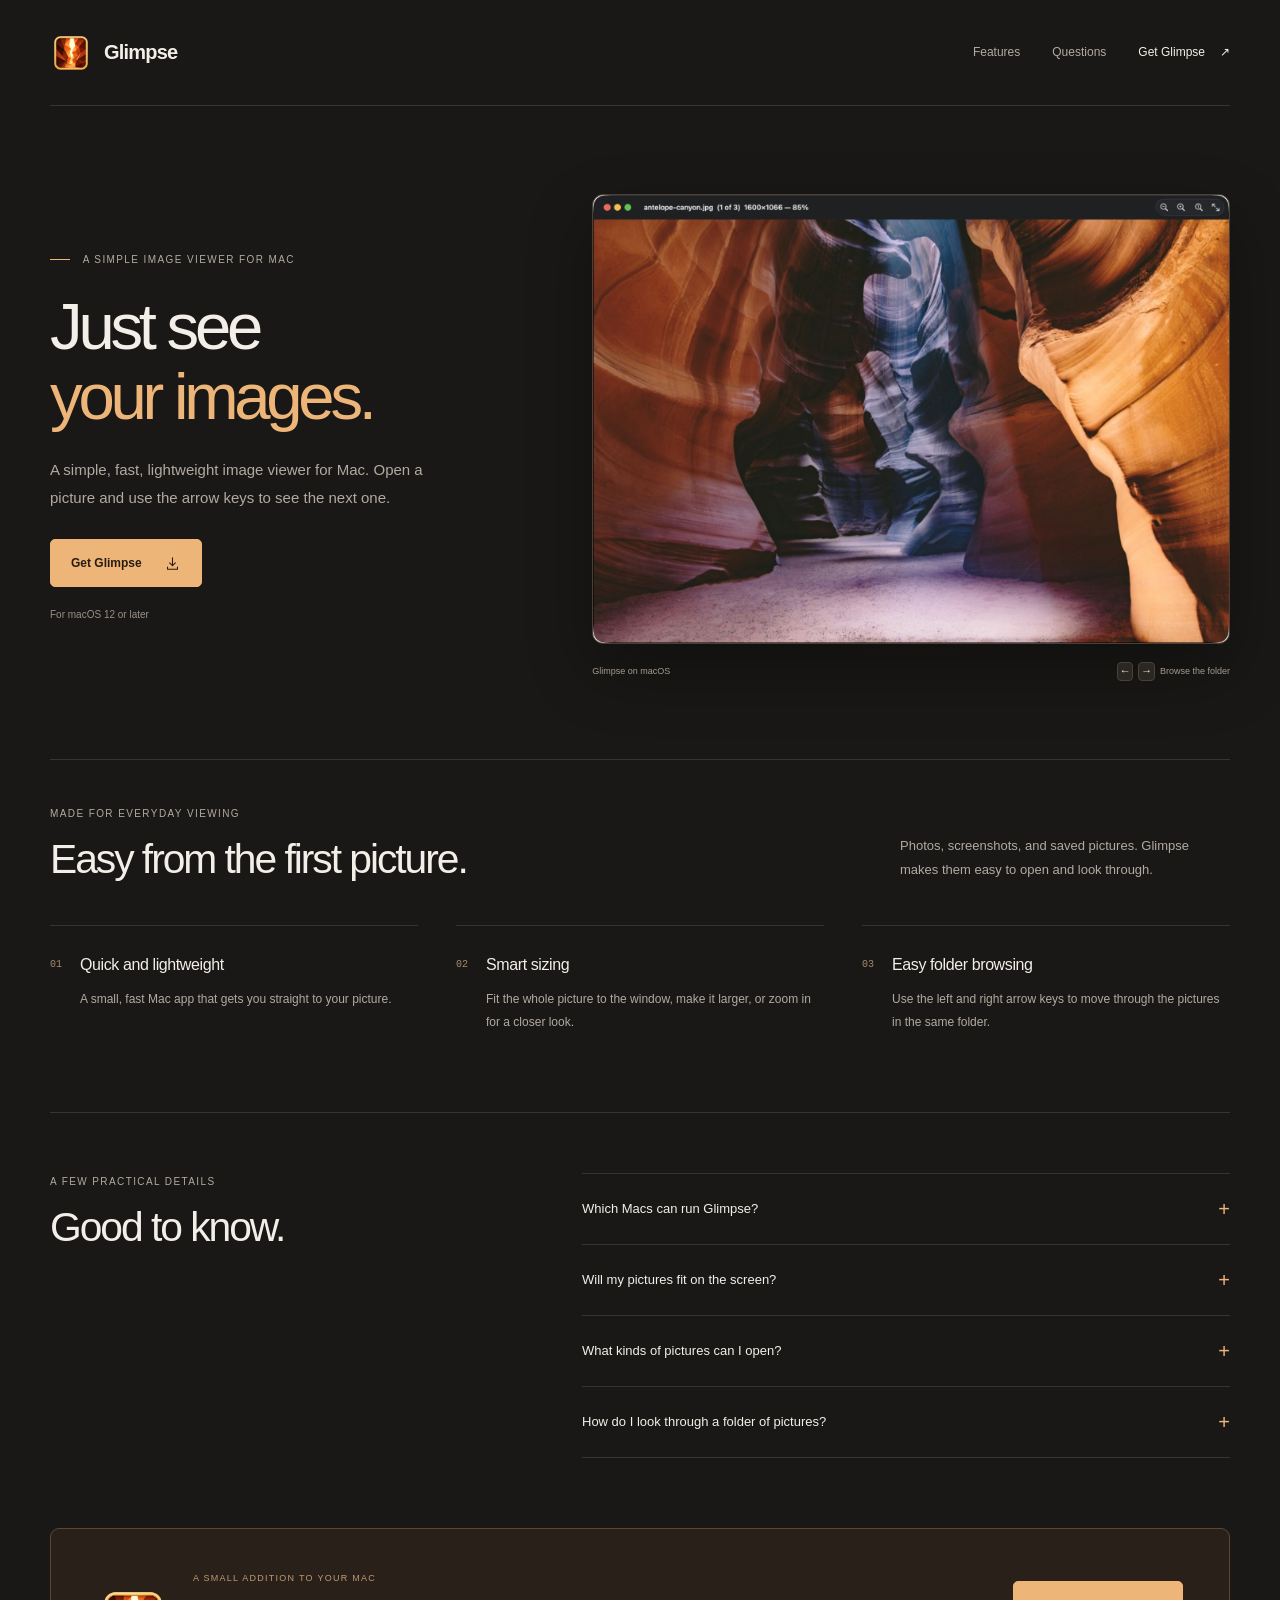
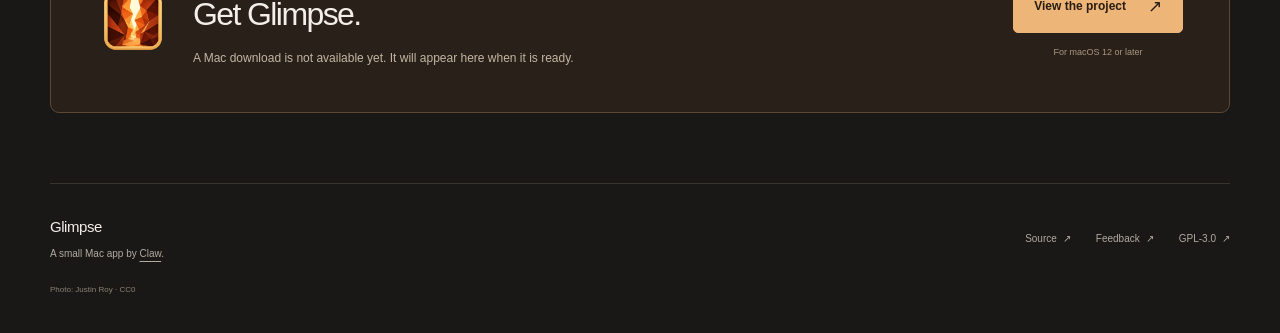
<file: index.html>
<!doctype html>
<html lang="en">
<head>
  <meta charset="utf-8">
  <meta name="viewport" content="width=device-width, initial-scale=1">
  <meta name="color-scheme" content="dark">
  <meta name="theme-color" content="#191816">
  <title>Glimpse — A fast, lightweight image viewer for Mac</title>
  <meta name="description" content="Glimpse is a simple, fast, lightweight image viewer for Mac. Open your pictures, enjoy smart sizing, and browse a folder with the arrow keys.">
  <link rel="canonical" href="https://glimpse.iamclaw.dev/">
  <meta property="og:type" content="website">
  <meta property="og:site_name" content="Glimpse">
  <meta property="og:title" content="Glimpse — Just see your images.">
  <meta property="og:description" content="A simple, fast, lightweight image viewer for Mac. Open an image, browse the folder, and keep your focus on the photo.">
  <meta property="og:url" content="https://glimpse.iamclaw.dev/">
  <meta property="og:image" content="https://glimpse.iamclaw.dev/assets/glimpse-window.jpg?v=2">
  <meta property="og:image:alt" content="Glimpse displaying a photograph of Antelope Canyon on macOS">
  <meta name="twitter:card" content="summary_large_image">
  <link rel="icon" href="/assets/favicon.png" type="image/png">
  <link rel="stylesheet" href="/assets/style.css">
  <script src="/assets/releases.js" defer></script>
  <script type="application/ld+json">{"@context":"https://schema.org","@type":"SoftwareApplication","name":"Glimpse","description":"A simple, fast, lightweight image viewer for Mac, with smart sizing and easy folder browsing.","applicationCategory":"MultimediaApplication","operatingSystem":"macOS 12 or later","url":"https://glimpse.iamclaw.dev/","image":"https://glimpse.iamclaw.dev/assets/glimpse-window.jpg?v=2","license":"https://www.gnu.org/licenses/gpl-3.0.html","author":{"@type":"Person","name":"Charles Law","alternateName":"Claw","url":"https://iamclaw.dev/"}}</script>
</head>
<body>
  <a class="skip-link" href="#main">Skip to content</a>
  <header class="site-header wrap">
    <a class="brand" href="/" aria-label="Glimpse home"><img src="/assets/glimpse-icon.png" alt="" width="42" height="42"><span>Glimpse</span></a>
    <nav aria-label="Main navigation"><a href="#features">Features</a><a href="#faq">Questions</a><a class="nav-cta" href="#get-glimpse">Get Glimpse <span aria-hidden="true">↗</span></a></nav>
  </header>
  <main id="main">
    <section class="hero wrap" aria-labelledby="hero-title">
      <div class="hero-copy">
        <p class="eyebrow"><span class="small-line" aria-hidden="true"></span> A simple image viewer for Mac</p>
        <h1 id="hero-title">Just see<br><span>your images.</span></h1>
        <p class="hero-description">A simple, fast, lightweight image viewer for Mac. Open a picture and use the arrow keys to see the next one.</p>
        <div class="hero-actions"><a class="button" href="#get-glimpse" data-download-link><span data-download-label>Get Glimpse</span><svg viewBox="0 0 24 24" aria-hidden="true"><path d="M12 4v11m-4-4 4 4 4-4M5 17v3h14v-3"/></svg></a></div>
        <p class="hero-meta">For macOS 12 or later</p>
      </div>
      <figure class="app-preview">
        <a class="app-window" href="/assets/glimpse-window.jpg?v=2" aria-label="Open the full-size Glimpse screenshot"><img src="/assets/glimpse-window.jpg?v=2" alt="An actual Glimpse window showing Antelope Canyon, with the filename, folder position, and zoom controls in the title bar" width="1600" height="1127" fetchpriority="high"></a>
        <figcaption><span>Glimpse on macOS</span><span class="preview-keys"><kbd>←</kbd><kbd>→</kbd> Browse the folder</span></figcaption>
      </figure>
    </section>

    <section class="feature-section wrap" id="features" aria-labelledby="features-title">
      <div class="section-intro"><div><p class="eyebrow">Made for everyday viewing</p><h2 id="features-title">Easy from the first picture.</h2></div><p>Photos, screenshots, and saved pictures. Glimpse makes them easy to open and look through.</p></div>
      <div class="feature-list">
        <article><span class="feature-number">01</span><div><h3>Quick and lightweight</h3><p>A small, fast Mac app that gets you straight to your picture.</p></div></article>
        <article><span class="feature-number">02</span><div><h3>Smart sizing</h3><p>Fit the whole picture to the window, make it larger, or zoom in for a closer look.</p></div></article>
        <article><span class="feature-number">03</span><div><h3>Easy folder browsing</h3><p>Use the left and right arrow keys to move through the pictures in the same folder.</p></div></article>
      </div>
    </section>

    <section class="faq-section wrap" id="faq" aria-labelledby="faq-title"><div><p class="eyebrow">A few practical details</p><h2 id="faq-title">Good to know.</h2></div><div class="faq-list">
      <details><summary>Which Macs can run Glimpse?<span aria-hidden="true">+</span></summary><p>Glimpse works on Macs running macOS 12 or later.</p></details>
      <details><summary>Will my pictures fit on the screen?<span aria-hidden="true">+</span></summary><p>Yes. Choose Best Fit to see the whole picture, keeping its original shape. When you resize the window, the picture adjusts automatically. Scale to Fit can make small pictures larger, and you can zoom in for a closer look.</p></details>
      <details><summary>What kinds of pictures can I open?<span aria-hidden="true">+</span></summary><p>Glimpse opens common picture formats, including JPEG, PNG, HEIC (used by iPhones), GIF, WebP, and TIFF. That covers everyday photos, screenshots, and many pictures saved from the web.</p></details>
      <details><summary>How do I look through a folder of pictures?<span aria-hidden="true">+</span></summary><p>Open one picture, then press the right arrow key to see the next one, or the left arrow key to go back. You can open pictures from Finder the way you usually do.</p></details>
    </div></section>

    <section class="download-section wrap" id="get-glimpse" aria-labelledby="download-title">
      <div class="download-content"><img src="/assets/glimpse-icon.png" width="72" height="72" alt="" loading="lazy"><div><p class="eyebrow">A small addition to your Mac</p><h2 id="download-title">Get Glimpse.</h2><p id="release-status" aria-live="polite">A Mac download is not available yet. It will appear here when it is ready.</p></div></div>
      <div class="download-actions"><a class="button" href="https://github.com/charleslaw/glimpse" data-download-link><span data-download-label>View the project</span><span aria-hidden="true">↗</span></a><a class="release-notes text-link" href="https://github.com/charleslaw/glimpse/releases" hidden>Release notes <span aria-hidden="true">↗</span></a><p id="release-requirements">For macOS 12 or later</p></div>
    </section>
  </main>
  <footer class="site-footer wrap"><div><a class="footer-brand" href="/">Glimpse</a><p>A small Mac app by <a href="https://iamclaw.dev/">Claw</a>.</p></div><nav aria-label="Project links"><a href="https://github.com/charleslaw/glimpse">Source <span aria-hidden="true">↗</span></a><a href="https://github.com/charleslaw/glimpse/issues">Feedback <span aria-hidden="true">↗</span></a><a href="https://github.com/charleslaw/glimpse/blob/main/LICENSE">GPL-3.0 <span aria-hidden="true">↗</span></a></nav><p class="photo-credit">Photo: <a href="https://commons.wikimedia.org/wiki/File:Antelope_Canyon_(Unsplash).jpg">Justin Roy · CC0</a></p></footer>
</body>
</html>
</file>
<file: assets/style.css>
:root{color-scheme:dark;--bg:#191816;--surface:#22201d;--text:#f3efe8;--muted:#b2aaa0;--accent:#eeb578;--accent-dark:#281c11;--line:#38332d;--font:-apple-system,BlinkMacSystemFont,'Segoe UI',sans-serif}
*{box-sizing:border-box}html{scroll-behavior:smooth;scroll-padding-top:30px}body{margin:0;background:var(--bg);color:var(--text);font:15px/1.75 var(--font);-webkit-font-smoothing:antialiased}h1,h2,h3,p,figure{margin:0}h1,h2,h3{font-weight:500;letter-spacing:-.045em;line-height:1.15}p{color:var(--muted)}a{color:inherit;text-underline-offset:4px}a:hover{color:var(--accent)}a:focus-visible,summary:focus-visible{outline:2px solid var(--accent);outline-offset:6px;border-radius:3px}img{display:block;max-width:100%;height:auto}button,a,summary{-webkit-tap-highlight-color:transparent}::selection{background:var(--accent);color:var(--bg)}[hidden]{display:none!important}.wrap{width:min(1180px,calc(100% - 96px));margin-inline:auto}.skip-link{position:absolute;left:20px;top:-100px;padding:10px 20px;background:var(--accent);color:var(--bg);z-index:5}.skip-link:focus{top:10px}
.site-header{display:flex;justify-content:space-between;align-items:center;min-height:106px;border-bottom:1px solid var(--line);gap:30px}.brand{display:flex;align-items:center;gap:12px;text-decoration:none;font-size:20px;font-weight:600;letter-spacing:-.04em}.brand img{flex-shrink:0}.site-header nav{display:flex;gap:32px;align-items:center}.site-header nav a{font-size:12px;text-decoration:none;color:var(--muted);min-height:44px;display:flex;align-items:center}.site-header nav a:hover{color:var(--text)}.site-header nav .nav-cta{color:var(--text);gap:15px}
.hero{display:grid;grid-template-columns:.9fr 1.2fr;gap:64px;align-items:center;padding-block:88px 78px}.eyebrow{text-transform:uppercase;letter-spacing:.14em;font-size:10px;color:var(--muted);line-height:1.7}.small-line{display:inline-block;width:20px;height:1px;margin-right:9px;margin-bottom:3px;background:var(--accent)}h1{font-size:clamp(3rem,5.1vw,4.7rem);line-height:1.07;letter-spacing:-.065em;margin:24px 0}h1>span{color:var(--accent)}.hero-description{font-size:15px;line-height:1.85;max-width:390px}.hero-actions{display:flex;gap:25px;align-items:center;margin-top:28px}.button{display:inline-flex;align-items:center;justify-content:center;gap:22px;padding:13px 20px;min-height:48px;border-radius:5px;background:var(--accent);border:1px solid var(--accent);color:var(--accent-dark);font-size:12px;font-weight:600;line-height:1.4;text-decoration:none;white-space:nowrap}.button:hover{color:var(--accent-dark);background:#f7c995;border-color:#f7c995}.button svg{width:17px;height:17px;fill:none;stroke:currentColor;stroke-width:1.5;stroke-linecap:round;stroke-linejoin:round}.button>span[aria-hidden]{font-size:17px;font-weight:400}.text-link{display:inline-flex;gap:12px;align-items:center;font-size:12px;line-height:1.5;min-height:44px;text-decoration:none}.text-link>span[aria-hidden]{font-size:17px}.hero-meta{font-size:10px;margin-top:19px;color:#999084}.hero-meta>span{margin-inline:10px}.app-preview{min-width:0;position:relative}.app-preview:before{content:'';position:absolute;inset:14% 0 4%;background:radial-gradient(ellipse,#b166292a,transparent 70%);z-index:-1}.app-window{display:block;border-radius:11px;overflow:hidden;box-shadow:0 26px 65px #0005;border:1px solid #4a4036}.app-window img{width:100%}.app-preview figcaption{display:flex;align-items:center;justify-content:space-between;gap:12px;margin-top:18px;color:#a69b8e;font-size:9px}.preview-keys{display:flex;align-items:center;gap:5px}.preview-keys kbd{font-size:11px;padding:1px 4px;border-color:#4a4036}
kbd{font:11px/1.4 ui-monospace,SFMono-Regular,Consolas,monospace;padding:4px 7px;border:1px solid #50483f;border-radius:4px;color:var(--text);background:#2b2722;white-space:nowrap}

.feature-section{padding-block:45px 50px;border-top:1px solid var(--line)}.section-intro{display:flex;justify-content:space-between;gap:60px;align-items:end;margin-bottom:42px}h2{font-size:clamp(1.85rem,3.2vw,2.55rem);letter-spacing:-.05em}.section-intro h2{margin-top:14px}.section-intro>p{max-width:330px;font-size:13px;line-height:1.9}.feature-list{display:grid;grid-template-columns:repeat(3,minmax(0,1fr));column-gap:38px;row-gap:0}.feature-list article{display:flex;gap:18px;padding:28px 0;border-top:1px solid var(--line)}.feature-number{color:#a3896e;font:10px/1.5 ui-monospace,SFMono-Regular,monospace;margin-top:3px}.feature-list h3{font-size:16px;line-height:1.4;letter-spacing:-.025em;margin-bottom:12px}.feature-list p{font-size:12px;line-height:1.9;max-width:440px}

.faq-section{display:grid;grid-template-columns:1fr 1.5fr;gap:100px;border-top:1px solid var(--line);padding:60px 0 70px}.faq-section h2{margin-top:14px}.faq-list details{border-bottom:1px solid var(--line)}.faq-list details:first-child{border-top:1px solid var(--line)}summary{list-style:none;cursor:pointer;display:flex;align-items:center;justify-content:space-between;gap:20px;padding:19px 0;font-size:13px;line-height:1.6}summary::-webkit-details-marker{display:none}summary>span{color:var(--accent);font-size:20px;font-weight:300}details[open] summary>span{transform:rotate(45deg)}.faq-list details p{font-size:12px;line-height:1.9;padding:0 30px 23px 0}.faq-list a{color:var(--text)}
.download-section{border:1px solid #5d4733;background:#292119;border-radius:9px;padding:42px 46px;display:flex;justify-content:space-between;align-items:center;gap:50px;margin-bottom:70px}.download-content{display:flex;gap:24px;align-items:center;max-width:660px}.download-content>img{flex-shrink:0}.download-content h2{margin-top:10px;font-size:32px}.download-content p:not(.eyebrow){font-size:12px;line-height:1.9;max-width:480px;margin-top:14px;color:#c4b5a3}.download-content .eyebrow{color:#bf9a72;font-size:9px}.download-actions{display:flex;flex-direction:column;align-items:center;gap:6px;flex-shrink:0}.download-actions>p{font-size:9px;text-align:center;color:#aa9680;margin-top:6px;max-width:230px}.release-notes{min-height:30px;font-size:10px}
.site-footer{display:grid;grid-template-columns:1fr auto;gap:20px;padding-block:30px 36px;border-top:1px solid var(--line)}.footer-brand{font-size:15px;font-weight:500;text-decoration:none;letter-spacing:-.03em}.site-footer p{font-size:10px;margin-top:5px}.site-footer nav{display:flex;gap:25px;align-items:center}.site-footer nav a{font-size:10px;text-decoration:none;color:var(--muted);min-height:44px;display:flex;align-items:center;gap:6px}.site-footer nav a:hover{color:var(--accent)}.site-footer .photo-credit{font-size:8px;color:#8c8174;grid-column:1/-1;margin-top:0}.photo-credit a{text-decoration:none}.not-found{min-height:60vh;padding-top:80px}.not-found p{margin:20px 0 30px}
@media(min-width:1500px){.hero{gap:90px;padding-block:100px 90px}}
@media(max-width:1050px){.wrap{width:calc(100% - 64px)}.hero{gap:38px;grid-template-columns:1fr 1.1fr;padding-block:65px}.hero h1{font-size:3.4rem}.hero-description{font-size:13px}.hero-actions{gap:18px}.hero-actions .button{padding-inline:16px;gap:14px}.hero-actions .text-link{font-size:10px}.app-preview figcaption{font-size:8px;flex-wrap:wrap}.section-intro{gap:40px}.section-intro>p{max-width:280px}.feature-list{column-gap:38px}.download-section{padding:34px;gap:26px}.download-content{gap:18px}.download-content>img{width:58px}.download-content h2{font-size:29px}.download-actions .button{gap:14px;padding-inline:16px}.download-content .eyebrow{font-size:8px}}
@media(max-width:760px){.wrap{width:calc(100% - 40px)}.site-header{min-height:86px;gap:20px}.brand{gap:9px;font-size:18px}.brand img{width:34px;height:34px}.site-header nav{gap:18px}.site-header nav a{font-size:10px}.site-header nav .nav-cta{gap:7px}.hero{grid-template-columns:1fr;gap:40px;padding:45px 0 38px}.hero-copy{max-width:540px}.hero h1{font-size:clamp(3.3rem,10vw,4.4rem);margin:22px 0}.eyebrow{font-size:9px}.hero-description{font-size:14px;max-width:440px}.hero-actions{gap:24px;margin-top:25px}.hero-actions .button{font-size:12px;padding:13px 20px;gap:23px}.hero-actions .text-link{font-size:11px}.hero-meta{margin-top:16px}.app-preview{width:100%;max-width:600px;justify-self:center}.app-preview figcaption{font-size:8px;margin-top:13px}.preview-keys{font-size:7px}.feature-section{padding:45px 0 40px}.section-intro{display:block;margin-bottom:28px}.section-intro h2{font-size:1.9rem}.section-intro>p{max-width:100%;font-size:12px;margin-top:20px}.feature-list{grid-template-columns:1fr}.feature-list article{padding:23px 0;gap:16px}.feature-list h3{font-size:15px}.feature-list p{font-size:12px}.faq-section{grid-template-columns:1fr;gap:28px;padding:35px 0 40px}.faq-section h2{font-size:1.9rem}.faq-list summary{font-size:12px}.faq-list details p{font-size:12px;padding-right:10px}.download-section{display:block;padding:28px 24px;margin-bottom:40px}.download-content{display:block}.download-content>img{width:58px;margin-bottom:22px}.download-content h2{font-size:29px}.download-content p:not(.eyebrow){font-size:12px}.download-actions{align-items:start;margin-top:24px}.download-actions>p{text-align:left;max-width:none}.site-footer{padding-block:25px;gap:17px}.site-footer nav{gap:17px}.site-footer nav a{font-size:9px}.site-footer .photo-credit{font-size:8px}}
@media(max-width:360px){.wrap{width:calc(100% - 32px)}.site-header nav{gap:12px}.site-header nav a{font-size:9px}.brand{font-size:16px;gap:7px}.brand img{width:29px;height:29px}.site-header nav .nav-cta{gap:4px}.hero h1{font-size:3rem}.hero-actions{gap:20px}.hero-actions .button{padding-inline:16px;gap:14px}.preview-keys{gap:3px;font-size:6px}.site-footer{grid-template-columns:1fr}.site-footer nav{justify-content:start;gap:22px}.site-footer nav a{min-height:30px}}
@media(prefers-reduced-motion:reduce){html{scroll-behavior:auto}}
</file>
